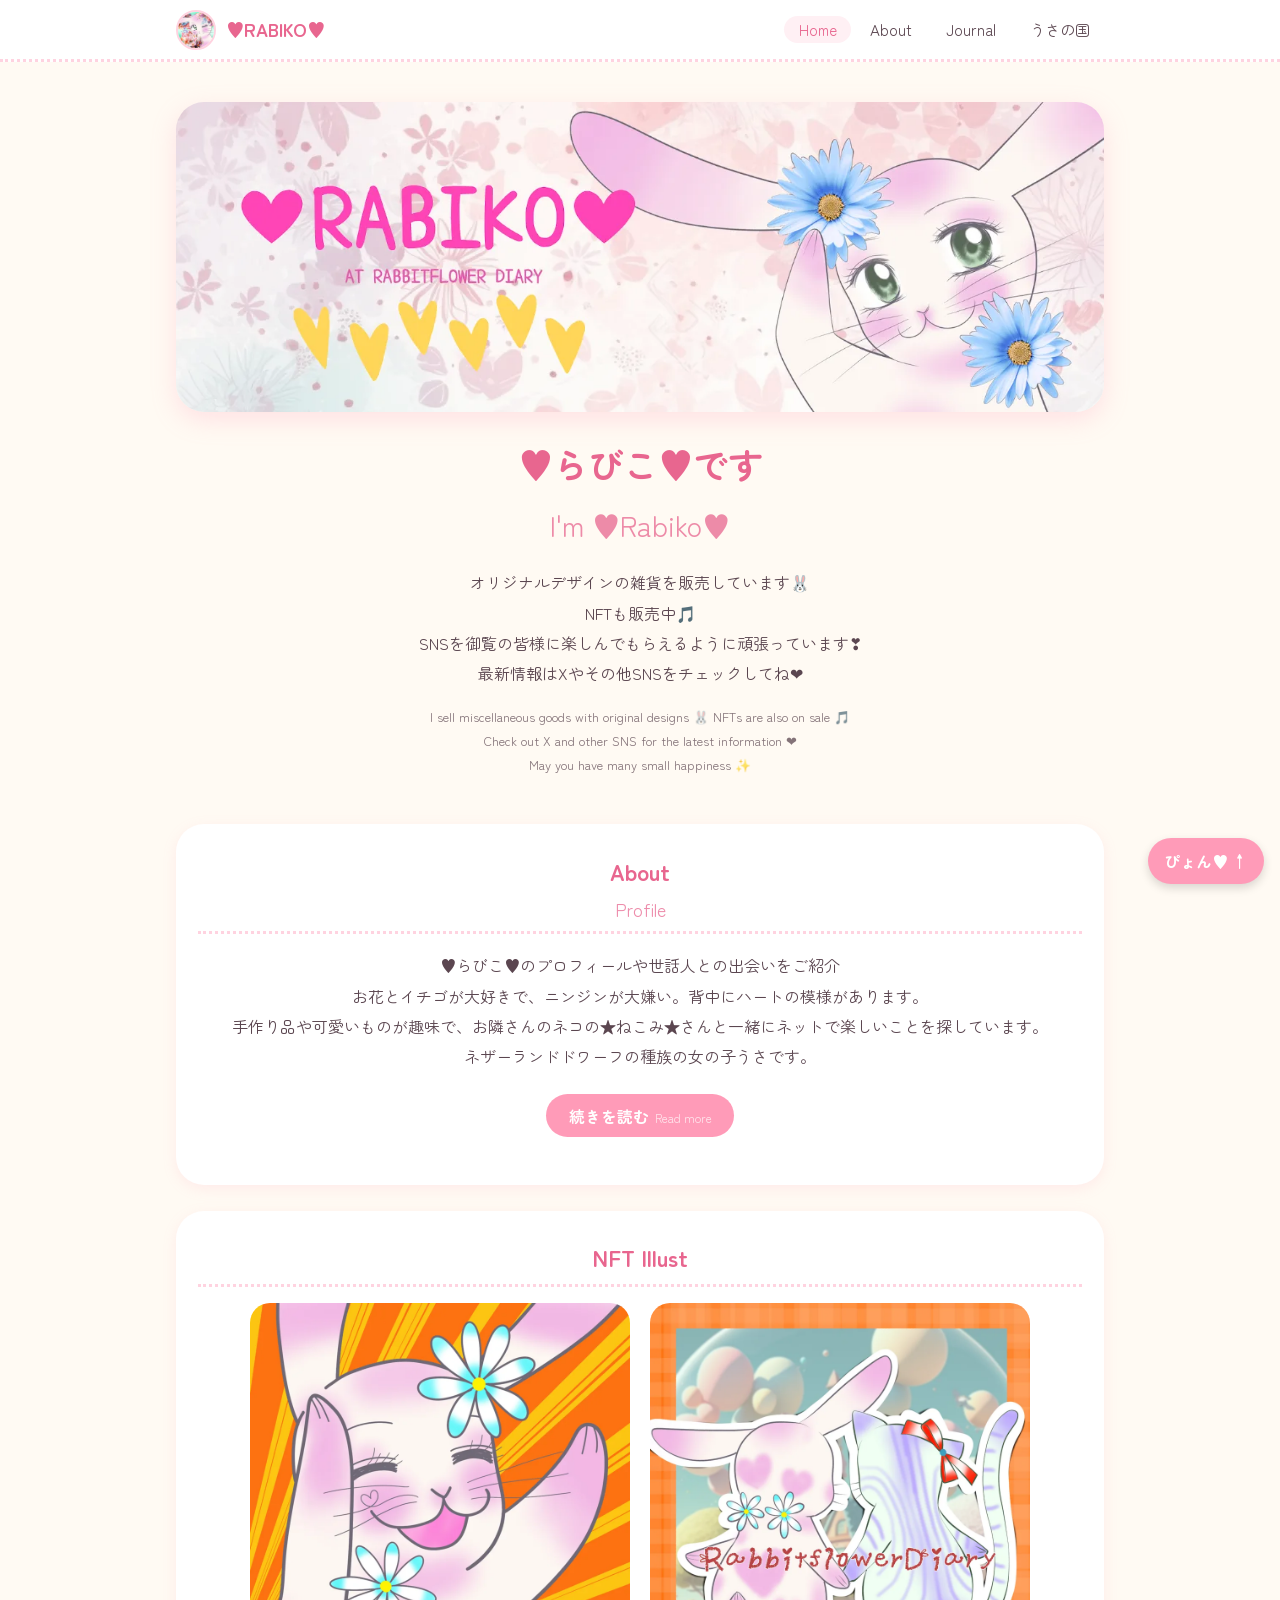
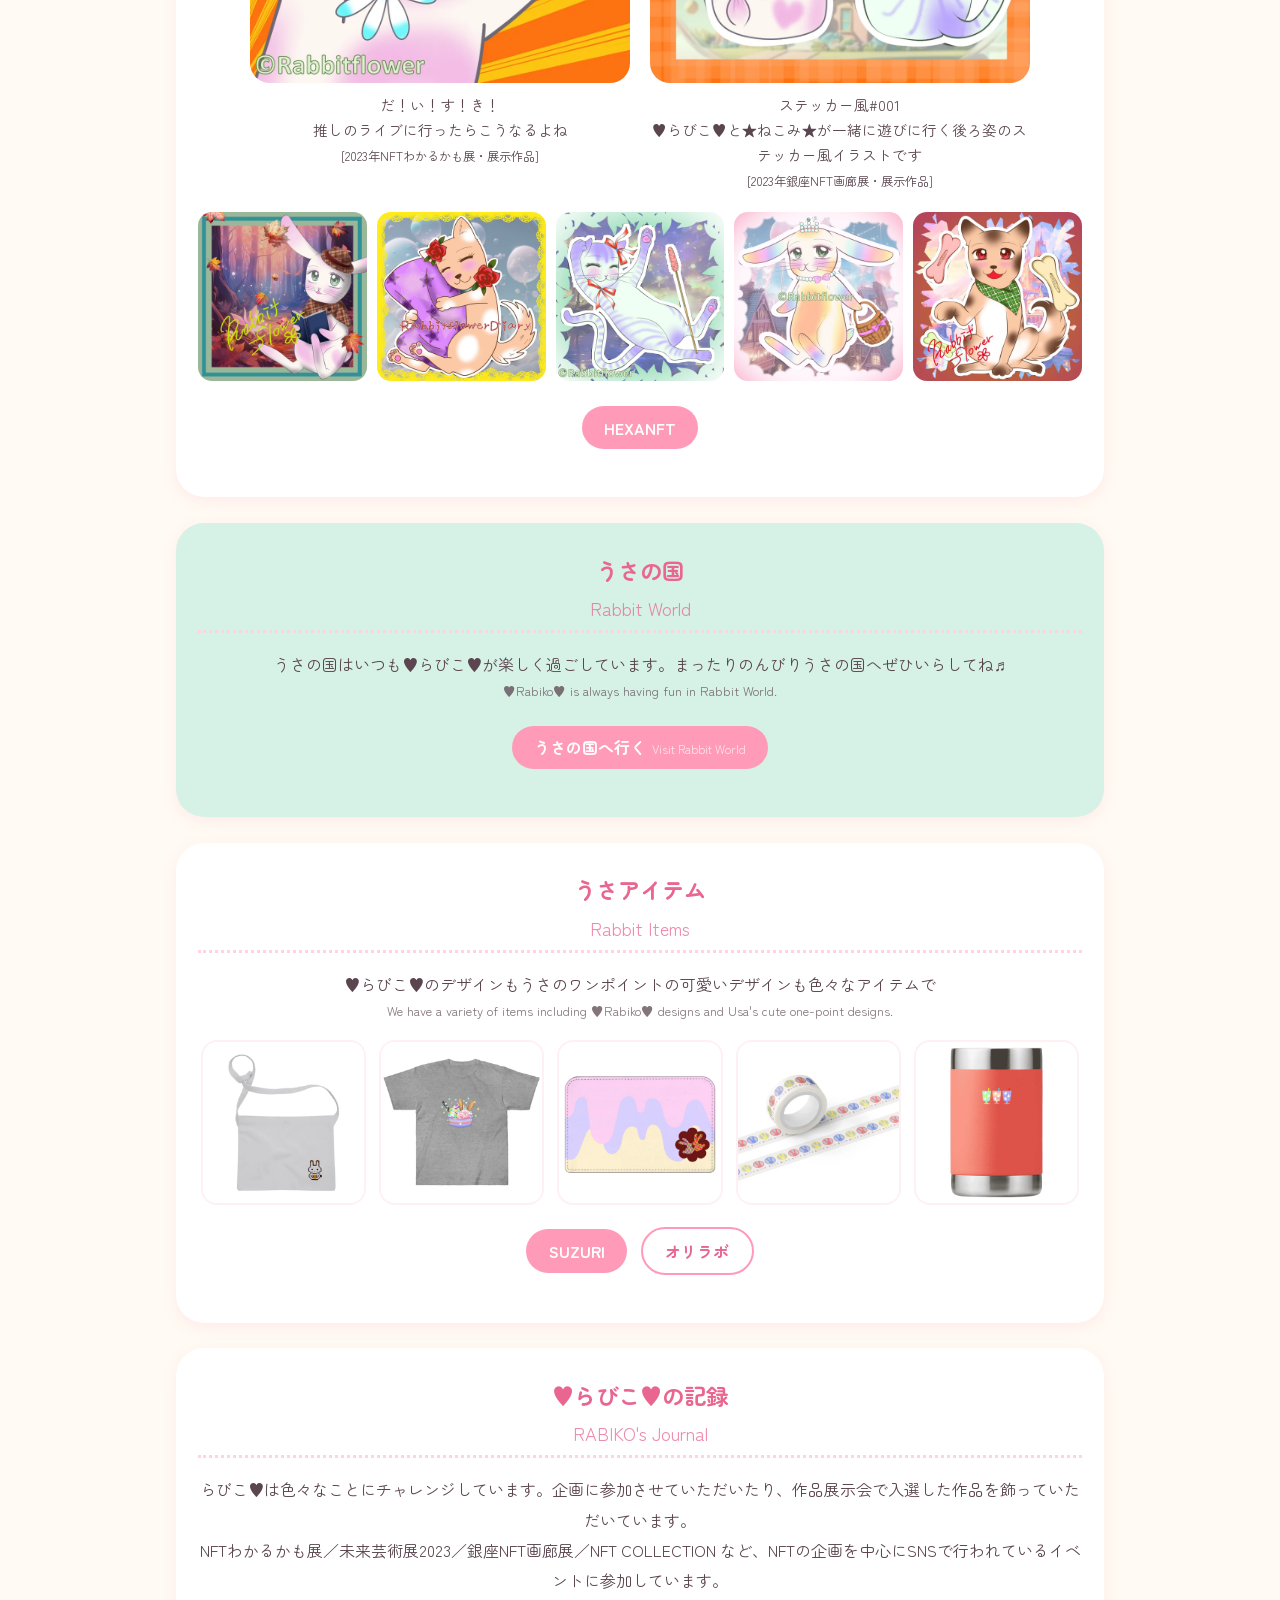
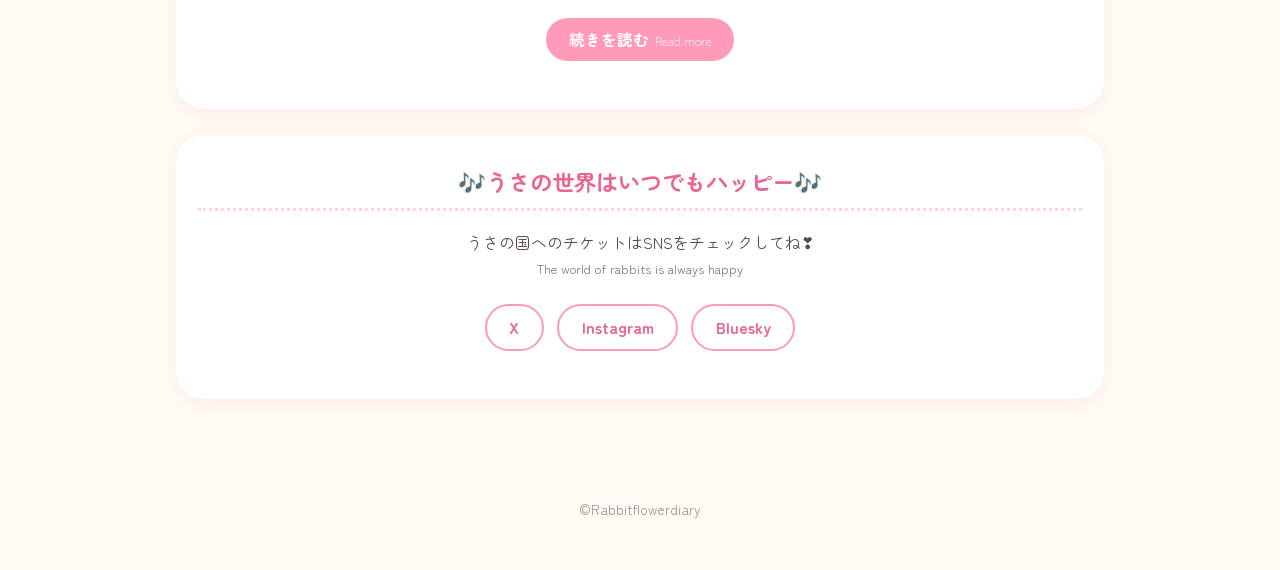
<file: index.html>
<!DOCTYPE html>
<html lang="ja"><head><meta charset="utf-8">
<meta name="viewport" content="width=device-width,initial-scale=1">
<title>♥RABIKO♥</title>
<meta name="description" content="♥らびこ♥です / I'm ♥Rabiko♥ 小さな幸せがたくさんありますように">
<meta property="og:title" content="♥RABIKO♥"><meta property="og:description" content="♥らびこ♥です / I'm ♥Rabiko♥ 小さな幸せがたくさんありますように">
<meta property="og:image" content="images/topBanner.webp">
<link rel="icon" href="favicon.webp" type="image/webp">
<link rel="preconnect" href="https://fonts.googleapis.com"><link rel="preconnect" href="https://fonts.gstatic.com" crossorigin>
<link href="https://fonts.googleapis.com/css2?family=Zen+Maru+Gothic:wght@400;700&display=swap" rel="stylesheet">
<link rel="stylesheet" href="assets/style.css">
</head><body class="home">
<header><div class="nav">
<a class="logo" href="index.html"><img src="images/icon.webp" alt="">♥RABIKO♥</a>
<nav><ul>
<li><a href="index.html" aria-current="page">Home</a></li>
<li><a href="about.html">About</a></li>
<li><a href="journal.html">Journal</a></li>
<li><a href="https://world.rabbitflowerdiary.com/">うさの国</a></li>
</ul></nav></div></header>
<main>
<div class="hero">
<img src="images/topBanner.webp" alt="♥らびこ♥" width="1280" height="427">
<h1>♥らびこ♥です<span class="en">I'm ♥Rabiko♥</span></h1>
<p>オリジナルデザインの雑貨を販売しています🐰<br>NFTも販売中🎵<br>SNSを御覧の皆様に楽しんでもらえるように頑張っています❣<br>最新情報はXやその他SNSをチェックしてね❤</p>
<p class="en">I sell miscellaneous goods with original designs 🐰 NFTs are also on sale 🎵<br>Check out X and other SNS for the latest information ❤<br>May you have many small happiness ✨</p>
</div>

<section>
<h2>About<span class="en">Profile</span></h2>
<p>♥らびこ♥のプロフィールや世話人との出会いをご紹介<br>お花とイチゴが大好きで、ニンジンが大嫌い。背中にハートの模様があります。<br>手作り品や可愛いものが趣味で、お隣さんのネコの★ねこみ★さんと一緒にネットで楽しいことを探しています。<br>ネザーランドドワーフの種族の女の子うさです。</p>
<p class="lead"><a class="btn" href="about.html">続きを読む<span class="en">Read more</span></a></p>
</section>

<section>
<h2>NFT Illust</h2>
<div class="nft-main">
<figure><img src="images/top/NFT1.webp" alt="だ！い！す！き！" loading="lazy"><figcaption>だ！い！す！き！<br>推しのライブに行ったらこうなるよね<br><small>[2023年NFTわかるかも展・展示作品]</small></figcaption></figure>
<figure><img src="images/top/NFT2.webp" alt="ステッカー風#001" loading="lazy"><figcaption>ステッカー風#001<br>♥らびこ♥と★ねこみ★が一緒に遊びに行く後ろ姿のステッカー風イラストです<br><small>[2023年銀座NFT画廊展・展示作品]</small></figcaption></figure>
</div>
<div class="nft-row"><img src="images/top/NFT3.webp" alt="" loading="lazy"><img src="images/top/NFT4.webp" alt="" loading="lazy"><img src="images/top/NFT5.webp" alt="" loading="lazy"><img src="images/top/NFT6.webp" alt="" loading="lazy"><img src="images/top/NFT7.webp" alt="" loading="lazy"></div>
<p class="lead"><a class="btn" href="https://nft.hexanft.com/users/ppsVxUnhU75iF7">HEXANFT</a></p>
</section>

<section class="mint">
<h2>うさの国<span class="en">Rabbit World</span></h2>
<p>うさの国はいつも♥らびこ♥が楽しく過ごしています。まったりのんびりうさの国へぜひいらしてね♬<br>
<span class="en">♥Rabiko♥ is always having fun in Rabbit World.</span></p>
<p class="lead"><a class="btn" href="https://world.rabbitflowerdiary.com/">うさの国へ行く<span class="en">Visit Rabbit World</span></a></p>
</section>

<section>
<h2>うさアイテム<span class="en">Rabbit Items</span></h2>
<p>♥らびこ♥のデザインもうさのワンポイントの可愛いデザインも色々なアイテムで<br><span class="en">We have a variety of items including ♥Rabiko♥ designs and Usa's cute one-point designs.</span></p>
<div class="grid five"><img src="images/top/suzuri.webp" alt="" loading="lazy"><img src="images/top/suzuri2.webp" alt="" loading="lazy"><img src="images/top/suzuri3.webp" alt="" loading="lazy"><img src="images/top/suzuri4.webp" alt="" loading="lazy"><img src="images/top/suzuri5.webp" alt="" loading="lazy"></div>
<p class="lead"><a class="btn" href="https://suzuri.jp/Rabbitflower">SUZURI</a>
<a class="btn sub" href="https://market.orilab.jp/user/63c293fe037bd">オリラボ</a></p>
</section>

<section>
<h2>♥らびこ♥の記録<span class="en">RABIKO's Journal</span></h2>
<p>らびこ♥は色々なことにチャレンジしています。企画に参加させていただいたり、作品展示会で入選した作品を飾っていただいています。<br>
NFTわかるかも展／未来芸術展2023／銀座NFT画廊展／NFT COLLECTION など、NFTの企画を中心にSNSで行われているイベントに参加しています。</p>
<p class="lead"><a class="btn" href="journal.html">続きを読む<span class="en">Read more</span></a></p>
</section>

<section class="sns">
<h2>🎶うさの世界はいつでもハッピー🎶</h2>
<p>うさの国へのチケットはSNSをチェックしてね❣<br><span class="en">The world of rabbits is always happy</span></p>
<p><a class="btn sub" href="https://x.com/RabbitflowerD">X</a>
<a class="btn sub" href="https://www.instagram.com/rabbitflowerdiary">Instagram</a>
<a class="btn sub" href="https://bsky.app/profile/rabbitflowerdiary.com">Bluesky</a></p>
</section>
</main>
<footer>©Rabbitflowerdiary</footer>
<button class="to-top" type="button" aria-label="ページの上へ">ぴょん♥ ↑</button>
<script src="assets/config.js"></script><script src="assets/site.js"></script>
</body></html>
</file>
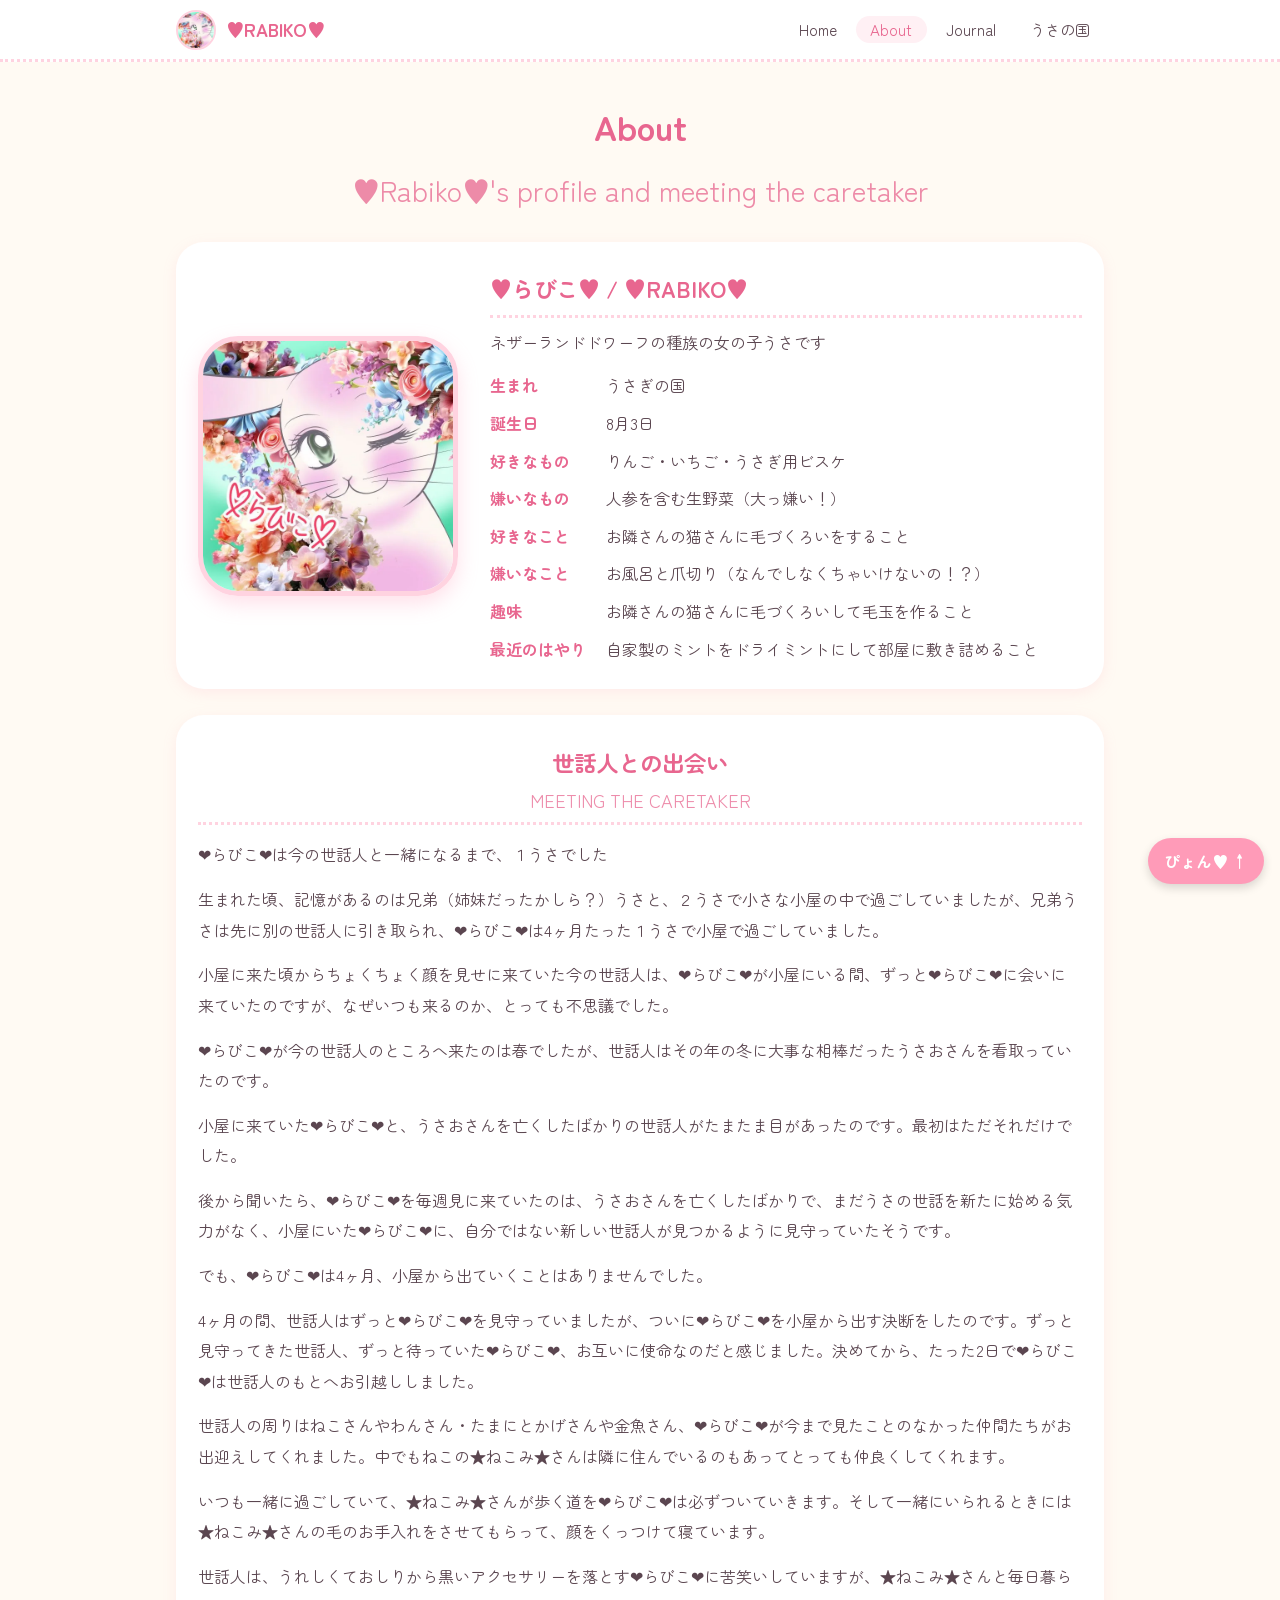
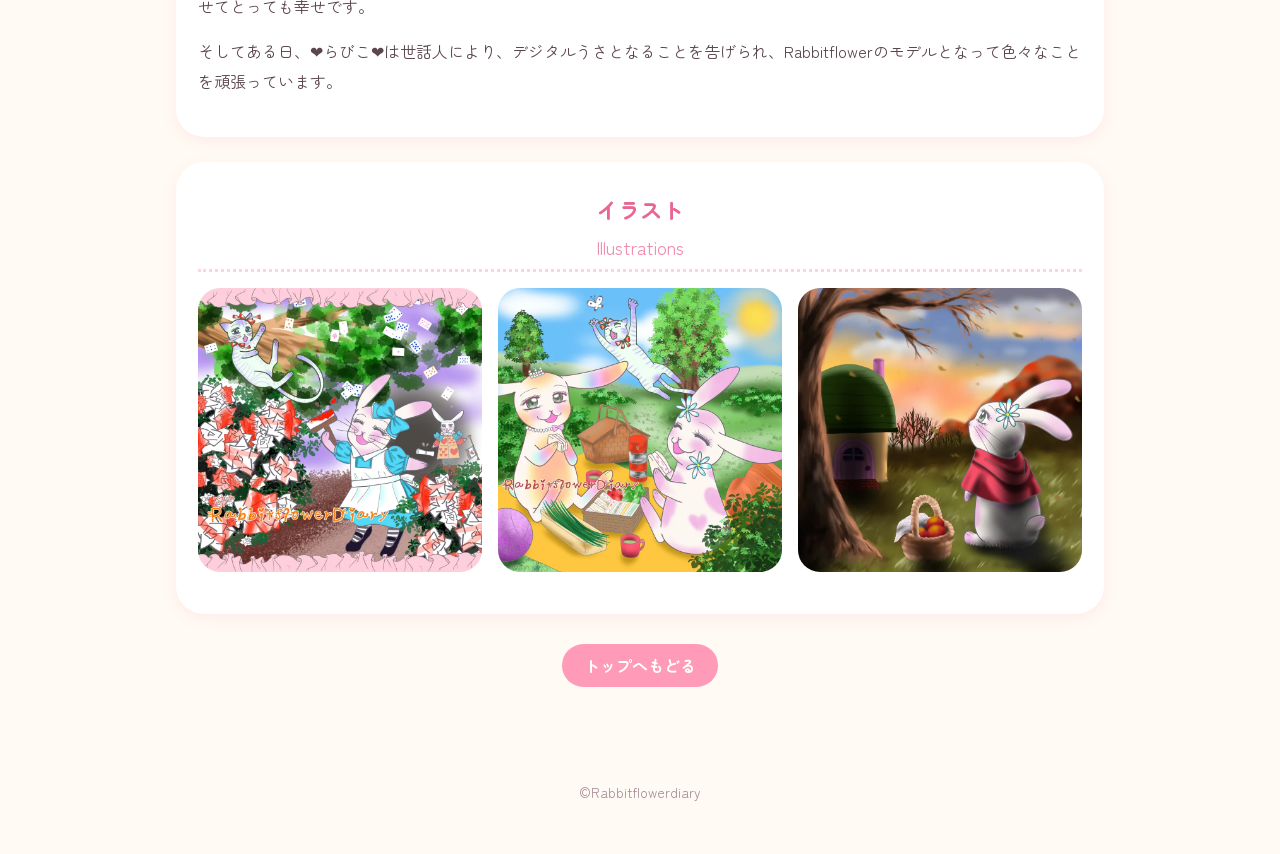
<file: about.html>
<!DOCTYPE html>
<html lang="ja"><head><meta charset="utf-8">
<meta name="viewport" content="width=device-width,initial-scale=1">
<title>About | ♥RABIKO♥</title>
<meta name="description" content="♥らびこ♥のプロフィールと世話人との出会い">
<meta property="og:title" content="About | ♥RABIKO♥"><meta property="og:description" content="♥らびこ♥のプロフィールと世話人との出会い">
<meta property="og:image" content="images/topBanner.webp">
<link rel="icon" href="favicon.webp" type="image/webp">
<link rel="preconnect" href="https://fonts.googleapis.com"><link rel="preconnect" href="https://fonts.gstatic.com" crossorigin>
<link href="https://fonts.googleapis.com/css2?family=Zen+Maru+Gothic:wght@400;700&display=swap" rel="stylesheet">
<link rel="stylesheet" href="assets/style.css">
</head><body class="about">
<header><div class="nav">
<a class="logo" href="index.html"><img src="images/icon.webp" alt="">♥RABIKO♥</a>
<nav><ul>
<li><a href="index.html">Home</a></li>
<li><a href="about.html" aria-current="page">About</a></li>
<li><a href="journal.html">Journal</a></li>
<li><a href="https://world.rabbitflowerdiary.com/">うさの国</a></li>
</ul></nav></div></header>
<main>
<h1>About<span class="en">♥Rabiko♥'s profile and meeting the caretaker</span></h1>
<section class="profile-card">
<img class="face" src="images/icon.webp" alt="♥らびこ♥" width="600" height="600">
<div>
<h2>♥らびこ♥ / ♥RABIKO♥</h2>
<p class="species">ネザーランドドワーフの種族の女の子うさです</p>
<dl class="profile">
<dt>生まれ</dt><dd>うさぎの国</dd>
<dt>誕生日</dt><dd>8月3日</dd>
<dt>好きなもの</dt><dd>りんご・いちご・うさぎ用ビスケ</dd>
<dt>嫌いなもの</dt><dd>人参を含む生野菜（大っ嫌い！）</dd>
<dt>好きなこと</dt><dd>お隣さんの猫さんに毛づくろいをすること</dd>
<dt>嫌いなこと</dt><dd>お風呂と爪切り（なんでしなくちゃいけないの！？）</dd>
<dt>趣味</dt><dd>お隣さんの猫さんに毛づくろいして毛玉を作ること</dd>
<dt>最近のはやり</dt><dd>自家製のミントをドライミントにして部屋に敷き詰めること</dd>
</dl>
</div>
</section>
<section class="story">
<h2>世話人との出会い<span class="en">MEETING THE CARETAKER</span></h2>
<p>❤らびこ❤は今の世話人と一緒になるまで、１うさでした</p>
<p>生まれた頃、記憶があるのは兄弟（姉妹だったかしら？）うさと、２うさで小さな小屋の中で過ごしていましたが、兄弟うさは先に別の世話人に引き取られ、❤らびこ❤は4ヶ月たった１うさで小屋で過ごしていました。</p>
<p>小屋に来た頃からちょくちょく顔を見せに来ていた今の世話人は、❤らびこ❤が小屋にいる間、ずっと❤らびこ❤に会いに来ていたのですが、なぜいつも来るのか、とっても不思議でした。</p>
<p>❤らびこ❤が今の世話人のところへ来たのは春でしたが、世話人はその年の冬に大事な相棒だったうさおさんを看取っていたのです。</p>
<p>小屋に来ていた❤らびこ❤と、うさおさんを亡くしたばかりの世話人がたまたま目があったのです。最初はただそれだけでした。</p>
<p>後から聞いたら、❤らびこ❤を毎週見に来ていたのは、うさおさんを亡くしたばかりで、まだうさの世話を新たに始める気力がなく、小屋にいた❤らびこ❤に、自分ではない新しい世話人が見つかるように見守っていたそうです。</p>
<p>でも、❤らびこ❤は4ヶ月、小屋から出ていくことはありませんでした。</p>
<p>4ヶ月の間、世話人はずっと❤らびこ❤を見守っていましたが、ついに❤らびこ❤を小屋から出す決断をしたのです。ずっと見守ってきた世話人、ずっと待っていた❤らびこ❤、お互いに使命なのだと感じました。決めてから、たった2日で❤らびこ❤は世話人のもとへお引越ししました。</p>
<p>世話人の周りはねこさんやわんさん・たまにとかげさんや金魚さん、❤らびこ❤が今まで見たことのなかった仲間たちがお出迎えしてくれました。中でもねこの★ねこみ★さんは隣に住んでいるのもあってとっても仲良くしてくれます。</p>
<p>いつも一緒に過ごしていて、★ねこみ★さんが歩く道を❤らびこ❤は必ずついていきます。そして一緒にいられるときには★ねこみ★さんの毛のお手入れをさせてもらって、顔をくっつけて寝ています。</p>
<p>世話人は、うれしくておしりから黒いアクセサリーを落とす❤らびこ❤に苦笑いしていますが、★ねこみ★さんと毎日暮らせてとっても幸せです。</p>
<p>そしてある日、❤らびこ❤は世話人により、デジタルうさとなることを告げられ、Rabbitflowerのモデルとなって色々なことを頑張っています。</p>
</section>
<section>
<h2>イラスト<span class="en">Illustrations</span></h2>
<div class="grid"><img src="images/about/image1.webp" alt="" loading="lazy"><img src="images/about/image2.webp" alt="" loading="lazy"><img src="images/about/image3.webp" alt="" loading="lazy"></div>
</section>
<p class="lead"><a class="btn" href="index.html">トップへもどる</a></p>
</main>
<footer>©Rabbitflowerdiary</footer>
<button class="to-top" type="button" aria-label="ページの上へ">ぴょん♥ ↑</button>
<script src="assets/config.js"></script><script src="assets/site.js"></script>
</body></html>
</file>
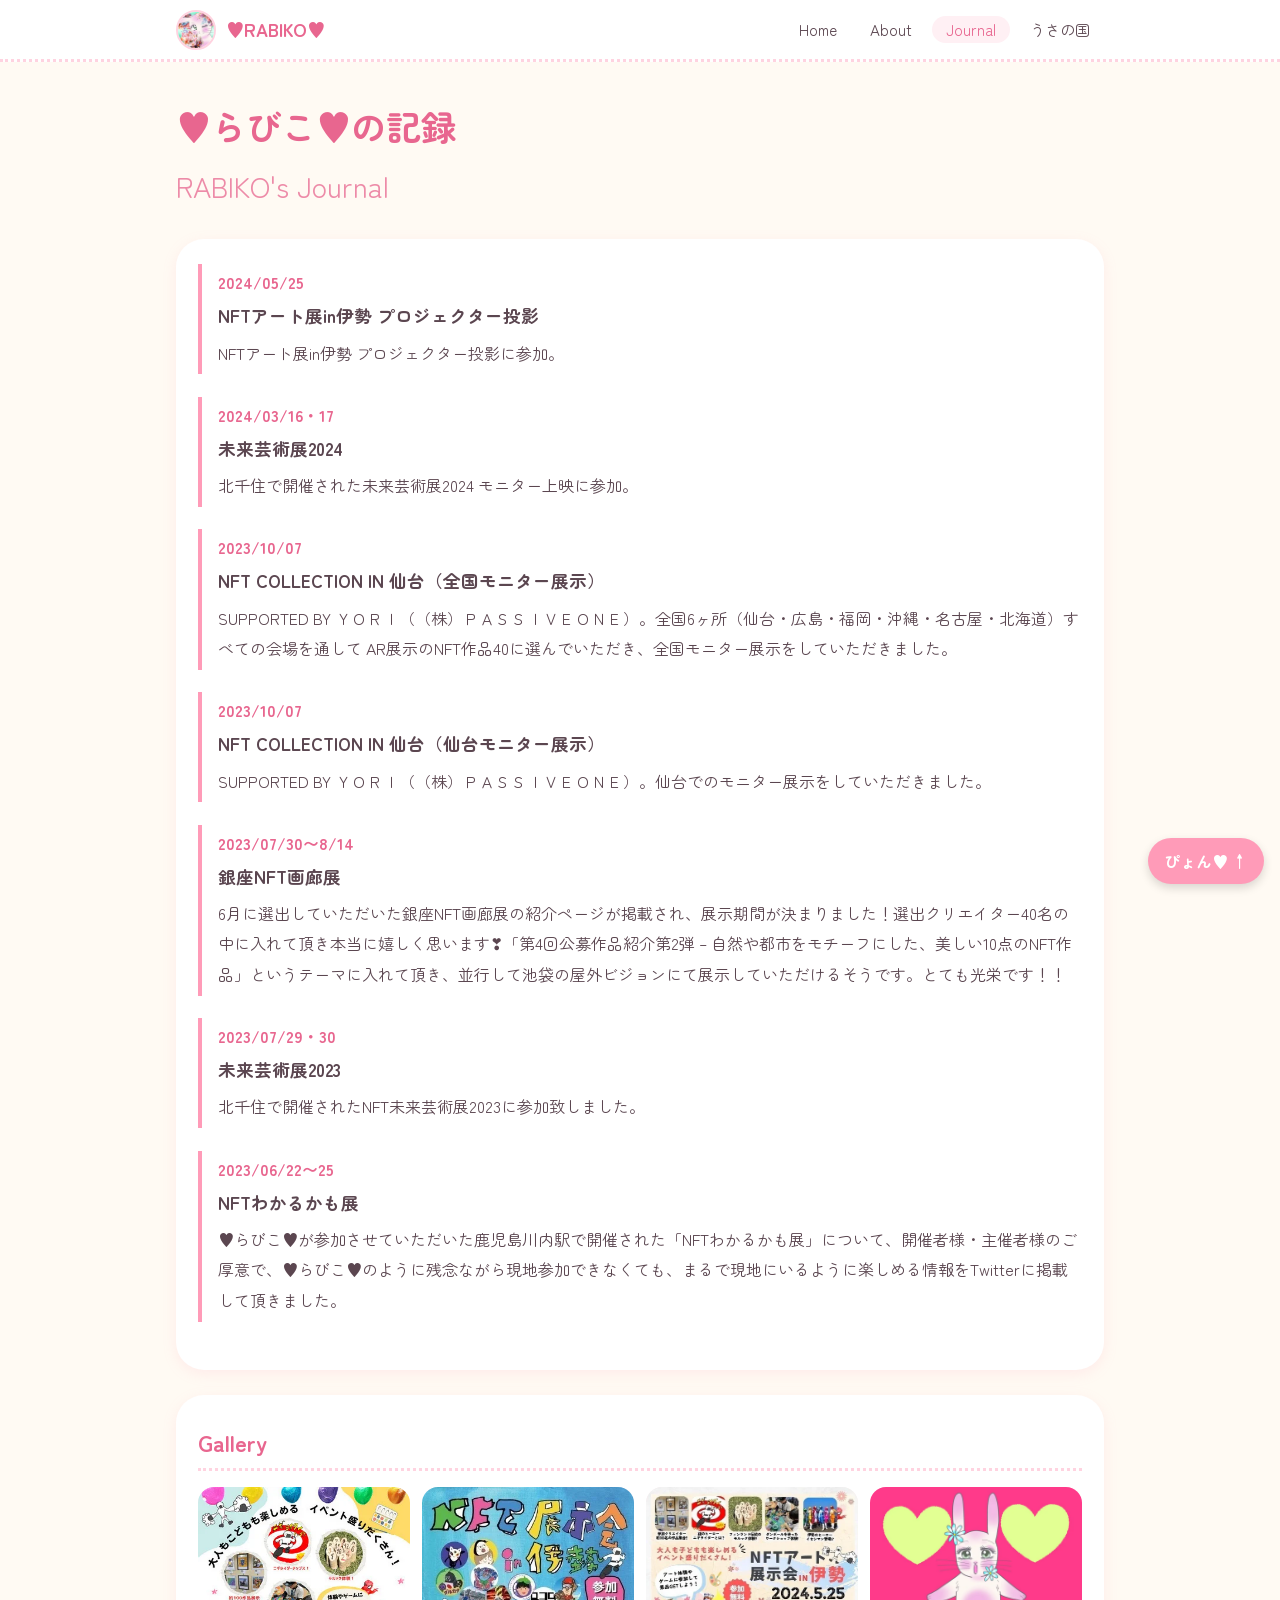
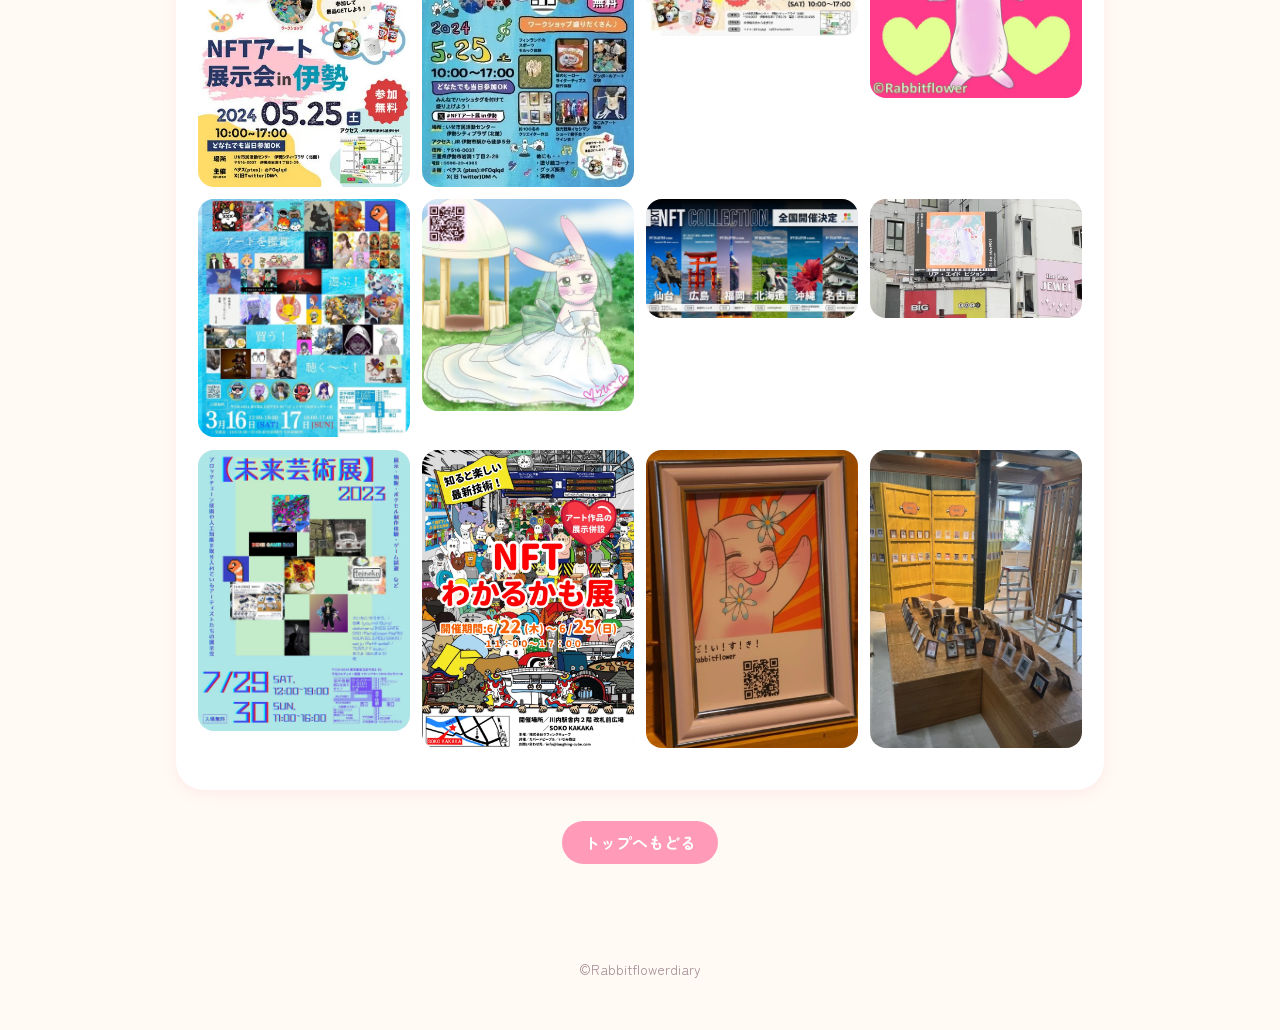
<file: journal.html>
<!DOCTYPE html>
<html lang="ja"><head><meta charset="utf-8">
<meta name="viewport" content="width=device-width,initial-scale=1">
<title>Journal | ♥RABIKO♥</title>
<meta name="description" content="♥らびこ♥の展示・イベント参加の記録">
<meta property="og:title" content="Journal | ♥RABIKO♥"><meta property="og:description" content="♥らびこ♥の展示・イベント参加の記録">
<meta property="og:image" content="images/topBanner.webp">
<link rel="icon" href="favicon.webp" type="image/webp">
<link rel="preconnect" href="https://fonts.googleapis.com"><link rel="preconnect" href="https://fonts.gstatic.com" crossorigin>
<link href="https://fonts.googleapis.com/css2?family=Zen+Maru+Gothic:wght@400;700&display=swap" rel="stylesheet">
<link rel="stylesheet" href="assets/style.css">
</head><body>
<header><div class="nav">
<a class="logo" href="index.html"><img src="images/icon.webp" alt="">♥RABIKO♥</a>
<nav><ul>
<li><a href="index.html">Home</a></li>
<li><a href="about.html">About</a></li>
<li><a href="journal.html" aria-current="page">Journal</a></li>
<li><a href="https://world.rabbitflowerdiary.com/">うさの国</a></li>
</ul></nav></div></header>
<main>
<h1>♥らびこ♥の記録<span class="en">RABIKO's Journal</span></h1>
<section>
<ul class="timeline">
<li><time>2024/05/25</time><h3>NFTアート展in伊勢 プロジェクター投影</h3><p>NFTアート展in伊勢 プロジェクター投影に参加。</p></li>
<li><time>2024/03/16・17</time><h3>未来芸術展2024</h3><p>北千住で開催された未来芸術展2024 モニター上映に参加。</p></li>
<li><time>2023/10/07</time><h3>NFT COLLECTION IN 仙台（全国モニター展示）</h3><p>SUPPORTED BY ＹＯＲＩ（（株）ＰＡＳＳＩＶＥＯＮＥ）。全国6ヶ所（仙台・広島・福岡・沖縄・名古屋・北海道）すべての会場を通して AR展示のNFT作品40に選んでいただき、全国モニター展示をしていただきました。</p></li>
<li><time>2023/10/07</time><h3>NFT COLLECTION IN 仙台（仙台モニター展示）</h3><p>SUPPORTED BY ＹＯＲＩ（（株）ＰＡＳＳＩＶＥＯＮＥ）。仙台でのモニター展示をしていただきました。</p></li>
<li><time>2023/07/30〜8/14</time><h3>銀座NFT画廊展</h3><p>6月に選出していただいた銀座NFT画廊展の紹介ページが掲載され、展示期間が決まりました！選出クリエイター40名の中に入れて頂き本当に嬉しく思います❣「第4回公募作品紹介第2弾 – 自然や都市をモチーフにした、美しい10点のNFT作品」というテーマに入れて頂き、並行して池袋の屋外ビジョンにて展示していただけるそうです。とても光栄です！！</p></li>
<li><time>2023/07/29・30</time><h3>未来芸術展2023</h3><p>北千住で開催されたNFT未来芸術展2023に参加致しました。</p></li>
<li><time>2023/06/22〜25</time><h3>NFTわかるかも展</h3><p>♥らびこ♥が参加させていただいた鹿児島川内駅で開催された「NFTわかるかも展」について、開催者様・主催者様のご厚意で、♥らびこ♥のように残念ながら現地参加できなくても、まるで現地にいるように楽しめる情報をTwitterに掲載して頂きました。</p></li>
</ul>
</section>
<section>
<h2>Gallery</h2>
<div class="grid masonry"><img src="images/Journal/Journal1.webp" alt="" loading="lazy"><img src="images/Journal/Journal2.webp" alt="" loading="lazy"><img src="images/Journal/Journal3.webp" alt="" loading="lazy"><img src="images/Journal/Journal4.webp" alt="" loading="lazy"><img src="images/Journal/Journal5.webp" alt="" loading="lazy"><img src="images/Journal/Journal6.webp" alt="" loading="lazy"><img src="images/Journal/Journal7.webp" alt="" loading="lazy"><img src="images/Journal/Journal8.webp" alt="" loading="lazy"><img src="images/Journal/Journal9.webp" alt="" loading="lazy"><img src="images/Journal/Journal10.webp" alt="" loading="lazy"><img src="images/Journal/Journal11.webp" alt="" loading="lazy"><img src="images/Journal/Journal12.webp" alt="" loading="lazy"></div></section>
<p class="lead"><a class="btn" href="index.html">トップへもどる</a></p>
</main>
<footer>©Rabbitflowerdiary</footer>
<button class="to-top" type="button" aria-label="ページの上へ">ぴょん♥ ↑</button>
<script src="assets/config.js"></script><script src="assets/site.js"></script>
</body></html>
</file>
<file: assets/style.css>
:root{--pink:#ff9bb8;--pink-d:#e8668f;--pink-l:#fff0f4;--mint:#d6f1e6;--cream:#fffaf3;--text:#5b4650;--line:#ffd3e0}
*{box-sizing:border-box}
html{scroll-behavior:smooth}
body{margin:0;font-family:"Zen Maru Gothic","Hiragino Maru Gothic ProN","Yu Gothic",sans-serif;color:var(--text);background:var(--cream);line-height:1.9}
img{max-width:100%;height:auto;display:block}
a{color:var(--pink-d)}
.en{display:block;font-size:.8em;opacity:.75;font-weight:400}
header{background:#fff;border-bottom:3px dotted var(--line);position:sticky;top:0;z-index:5}
.nav{max-width:960px;margin:0 auto;padding:.6rem 1rem;display:flex;align-items:center;justify-content:space-between;gap:1rem;flex-wrap:wrap}
.logo{display:flex;align-items:center;gap:.6rem;text-decoration:none;font-weight:700;color:var(--pink-d);font-size:1.15rem}
.logo img{width:40px;height:40px;border-radius:50%;object-fit:cover;border:2px solid var(--line)}
.nav ul{list-style:none;margin:0;padding:0;display:flex;gap:.3rem;flex-wrap:wrap}
.nav li a{display:block;padding:.2rem .9rem;border-radius:99px;text-decoration:none;color:var(--text);font-size:.95rem;line-height:1.4;text-align:center}
.nav li a:hover,.nav li a[aria-current]{background:var(--pink-l);color:var(--pink-d)}
main{max-width:960px;margin:0 auto;padding:1.5rem 1rem 3rem}
.hero{text-align:center;padding:1rem 0 .5rem}
.hero img{border-radius:28px;margin:0 auto 1.2rem;box-shadow:0 8px 24px rgba(255,155,184,.25)}
h1{font-size:clamp(1.5rem,4.5vw,2.2rem);color:var(--pink-d);margin:.4rem 0}
h2{font-size:1.4rem;color:var(--pink-d);margin:0 0 .6rem;padding-bottom:.3rem;border-bottom:3px dotted var(--line)}
h3{font-size:1.1rem;margin:1.2rem 0 .3rem;color:var(--pink-d)}
section{background:#fff;border-radius:28px;padding:1.6rem 1.4rem;margin:1.6rem 0;box-shadow:0 4px 14px rgba(255,155,184,.15)}
section.mint{background:var(--mint)}
.lead{text-align:center}
.btn{display:inline-block;background:var(--pink);color:#fff;text-decoration:none;padding:.4rem 1.4rem;border-radius:99px;font-weight:700;margin:.3rem .2rem}
.btn:hover{background:var(--pink-d);color:#fff}
.btn.sub{background:#fff;color:var(--pink-d);border:2px solid var(--pink)}
.grid{display:grid;grid-template-columns:repeat(auto-fill,minmax(150px,1fr));gap:.8rem;margin:1rem 0}
.grid img{border-radius:16px;aspect-ratio:1/1;object-fit:cover;width:100%;background:var(--pink-l)}
.grid.masonry{grid-template-columns:repeat(auto-fill,minmax(180px,1fr))}
.grid.masonry img{aspect-ratio:auto;object-fit:contain}
.profile{display:grid;grid-template-columns:1fr 1fr;gap:.4rem 1rem;margin:.5rem 0}
.profile dt{font-weight:700;color:var(--pink-d)}
.profile dd{margin:0 0 .5rem}
.story p{margin:.9rem 0}
.timeline{list-style:none;padding:0;margin:0}
.timeline li{border-left:4px solid var(--pink);padding:.2rem 0 .2rem 1rem;margin:0 0 1.4rem}
.timeline time{font-weight:700;color:var(--pink-d)}
.timeline h3{margin:.1rem 0 .3rem;color:var(--text)}
.timeline p{margin:.2rem 0}
.sns{text-align:center}
footer{text-align:center;padding:1.5rem 1rem 3rem;font-size:.85rem;color:#a58d97}
.to-top{position:fixed;right:1rem;bottom:1rem;border:0;border-radius:99px;background:var(--pink);color:#fff;padding:.5rem 1rem;font:inherit;font-weight:700;cursor:pointer;box-shadow:0 4px 10px rgba(0,0,0,.15)}
@media(max-width:600px){.profile{grid-template-columns:1fr}.profile dd{margin-bottom:.8rem}}

/* 共通：ボタン内の英語は同じ行に */
.btn .en{display:inline;margin-left:.5em;font-size:.75em;color:inherit}

/* トップページのバランス調整 */
.home section{text-align:center}
.home .grid{display:flex;flex-wrap:wrap;justify-content:center;gap:.8rem}
.home .grid img{width:calc(25% - .6rem);min-width:140px;max-width:210px}
.home .grid.five img{width:calc(20% - .7rem);min-width:130px;max-width:170px;background:#fff;border:2px solid var(--pink-l)}
.home .hero p{max-width:34em;margin-left:auto;margin-right:auto}
.home .btn{margin:.4rem .3rem}

/* Aboutページ */
.about h1{text-align:center;margin-bottom:0}
.about h1 .en{margin-top:.2rem}
.profile-card{display:grid;grid-template-columns:260px 1fr;gap:2rem;align-items:center}
.profile-card .face{width:100%;aspect-ratio:1/1;object-fit:cover;border-radius:40px;border:5px solid var(--line);box-shadow:0 8px 20px rgba(255,155,184,.3)}
.profile-card .species{margin:.2rem 0 .8rem}
.about .profile{grid-template-columns:max-content 1fr;gap:.45rem 1.2rem;margin:0}
.about .profile dd{margin:0}
.about section>.grid{grid-template-columns:repeat(3,1fr);gap:1rem}
.about section>.grid img{border-radius:22px}
.about section h2{text-align:center}
.about .profile-card h2{text-align:left}
@media(max-width:700px){
.profile-card{grid-template-columns:1fr;gap:1.2rem}
.profile-card .face{max-width:220px;margin:0 auto}
.about .profile-card h2,.profile-card .species{text-align:center}
.about .profile{grid-template-columns:max-content 1fr;font-size:.92rem}
.about section>.grid{gap:.5rem}
}

/* トップ：NFT */
.nft-main{display:flex;gap:1.2rem;justify-content:center;align-items:flex-start;margin:1rem 0}
.nft-main figure{margin:0;flex:1 1 0;max-width:380px}
.nft-main img{width:100%;aspect-ratio:1/1;object-fit:cover;border-radius:20px}
.nft-main figcaption{margin-top:.6rem;font-size:.92rem;line-height:1.7}
.nft-row{display:grid;grid-template-columns:repeat(5,1fr);gap:.6rem;margin:1.2rem 0}
.nft-row img{width:100%;aspect-ratio:1/1;object-fit:cover;border-radius:14px}
@media(max-width:600px){.nft-main{gap:.6rem}.nft-main figcaption{font-size:.78rem}.nft-row{gap:.3rem}.nft-row img{border-radius:8px}}
</file>
